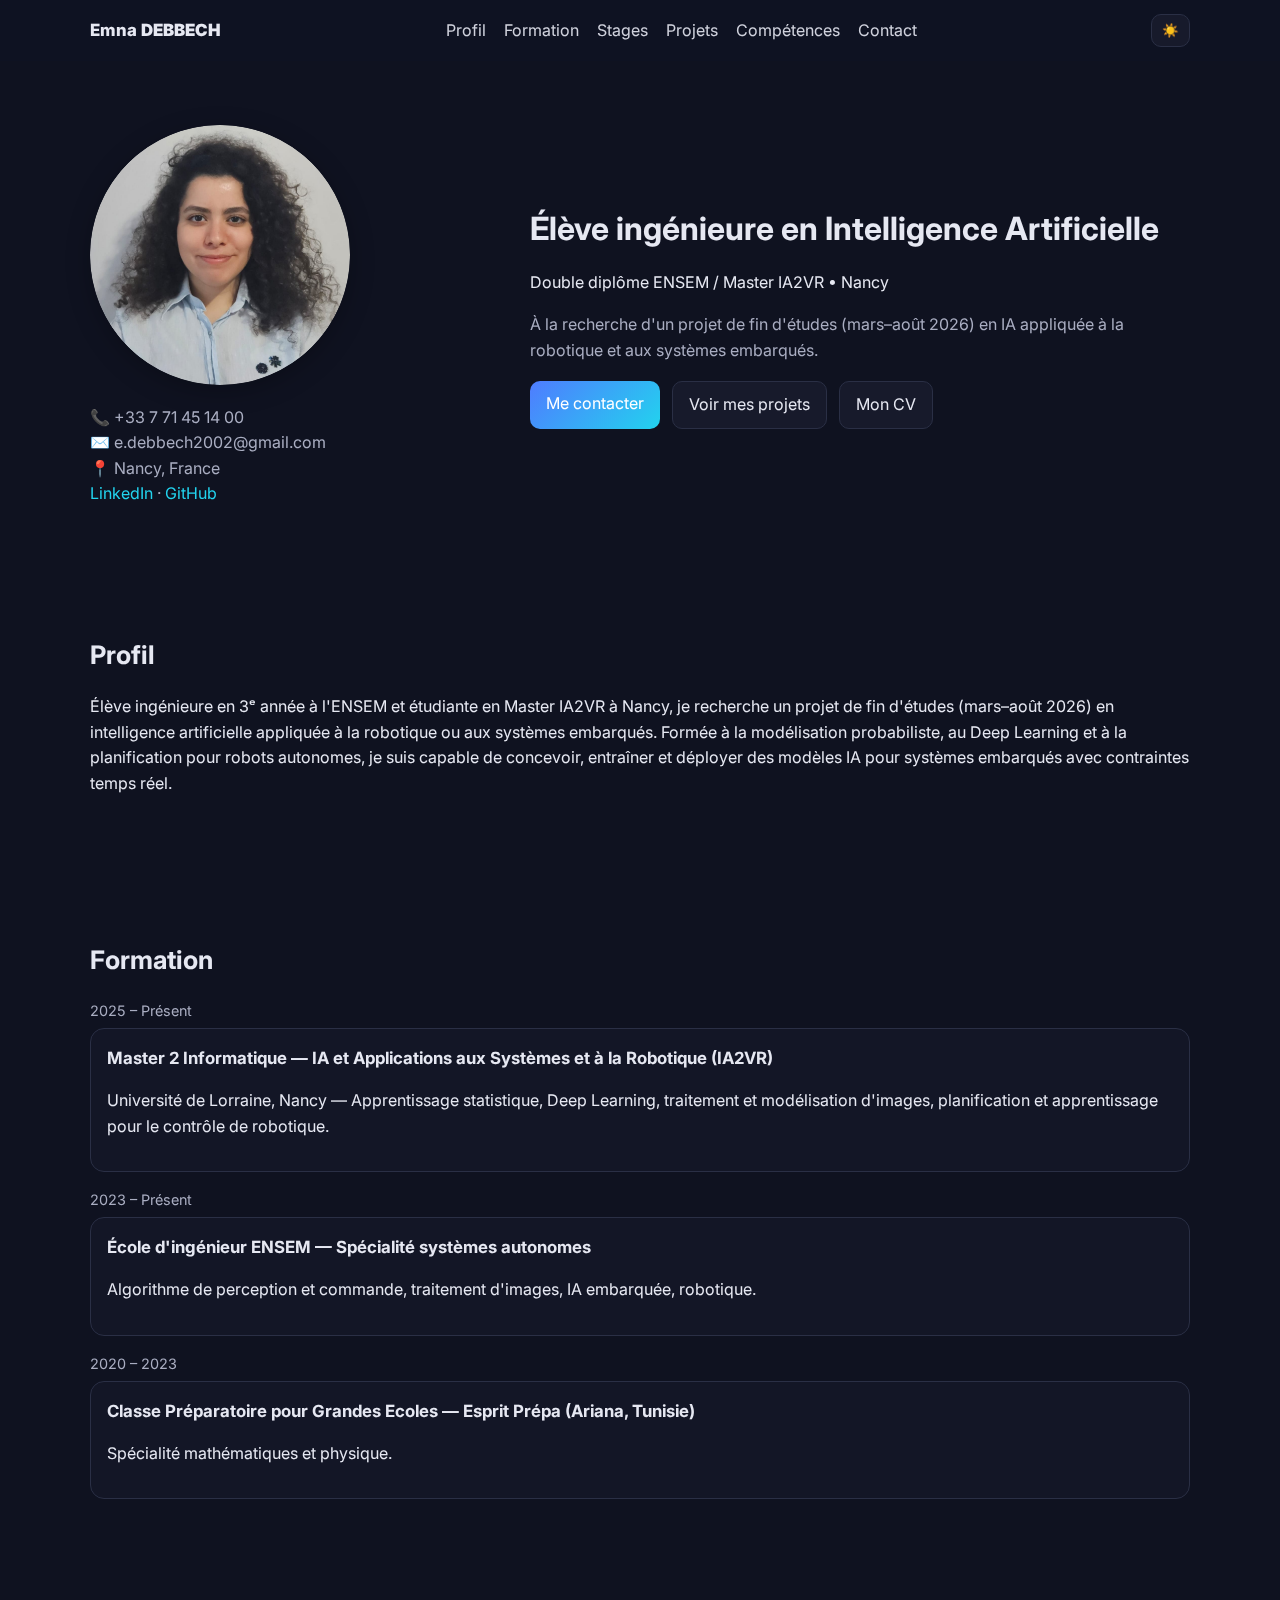
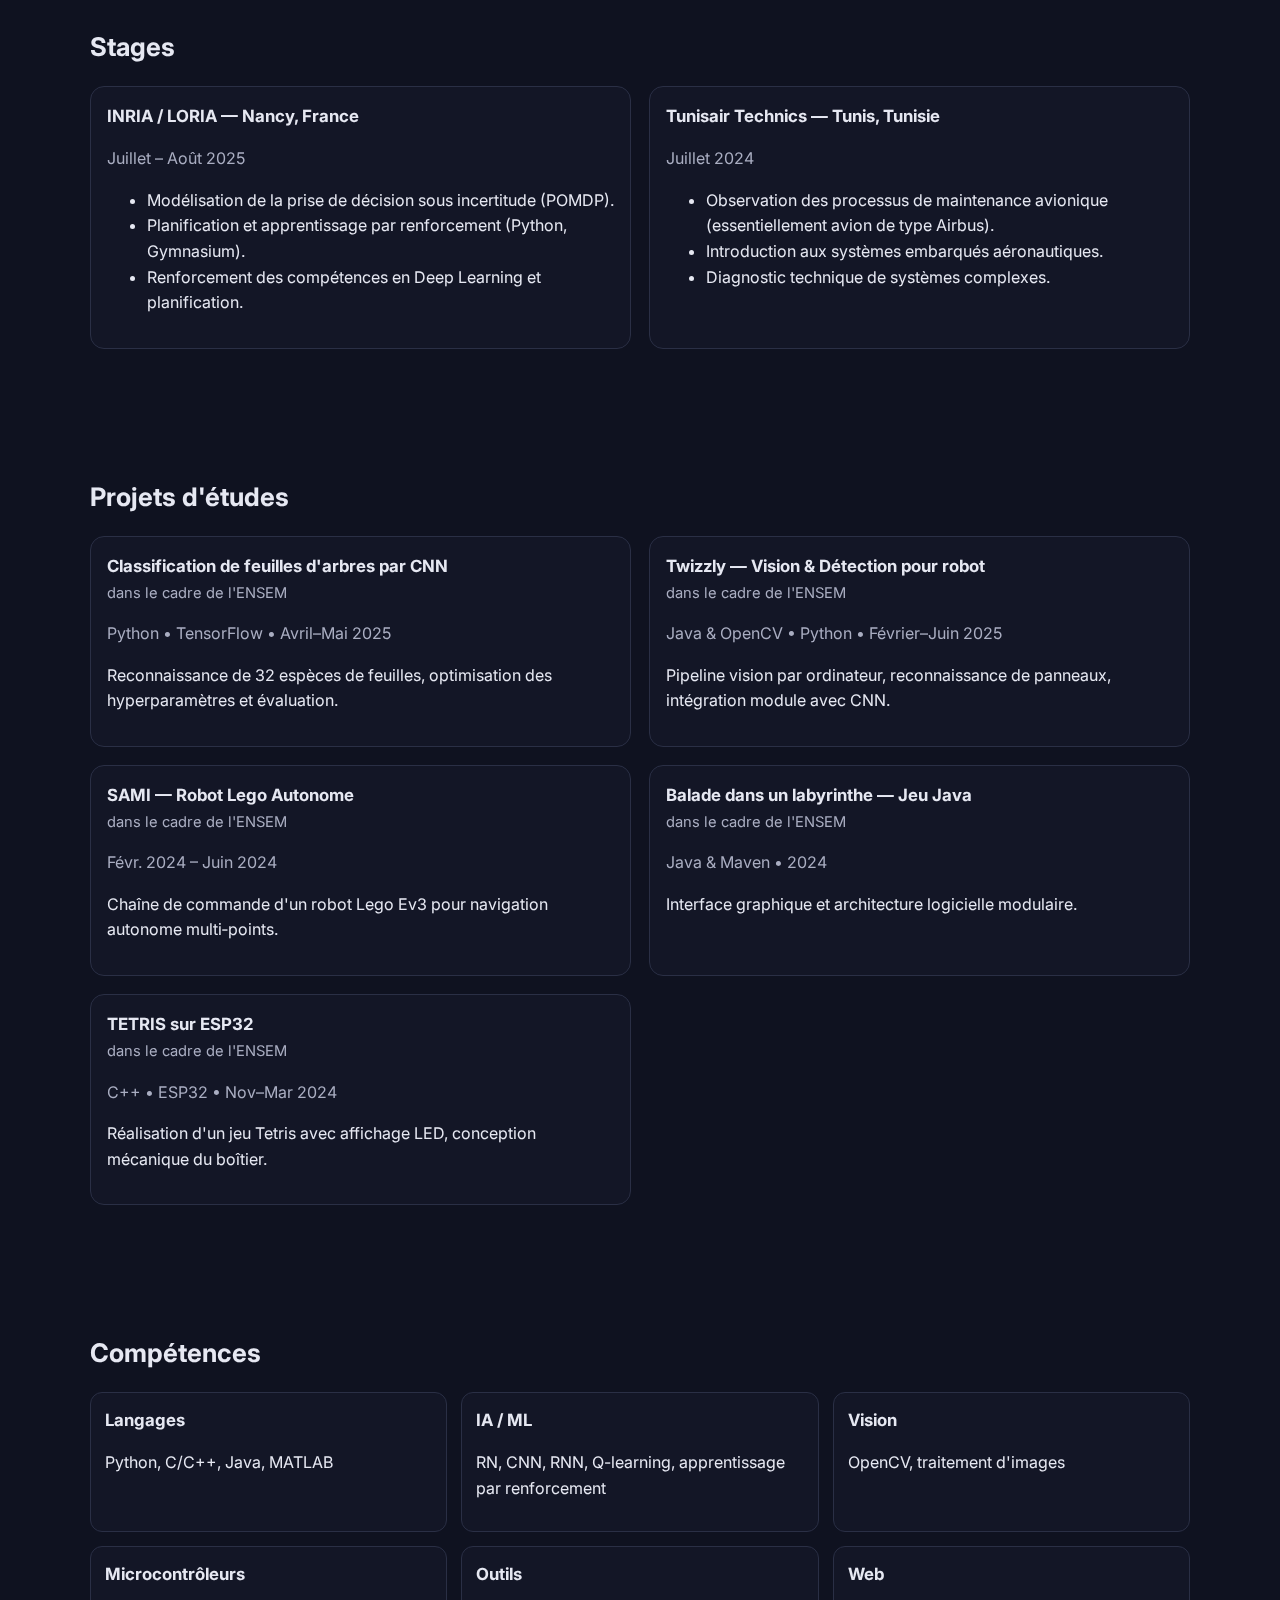
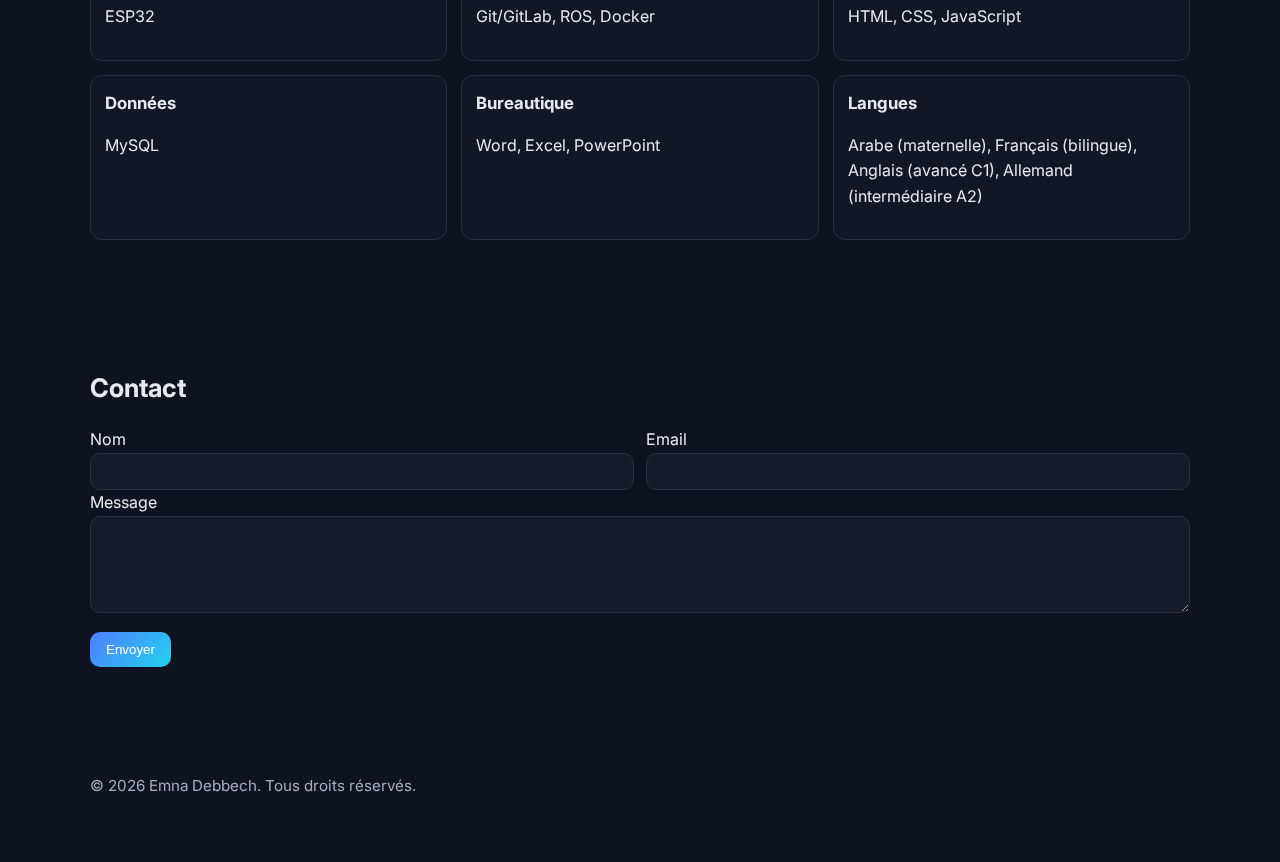
<file: index.html>
<!DOCTYPE html>
<html lang="fr">
<head>
  <meta charset="UTF-8">
  <meta name="viewport" content="width=device-width, initial-scale=1.0">
  <title>Emna Debbech • Portfolio</title>
  <link rel="preconnect" href="https://fonts.googleapis.com">
  <link rel="preconnect" href="https://fonts.gstatic.com" crossorigin>
  <link href="https://fonts.googleapis.com/css2?family=Inter:wght@300;400;600;800&display=swap" rel="stylesheet">
  <link rel="stylesheet" href="assets/css/styles.css">
</head>
<body>
  <header class="site-header">
    <nav class="nav container">
      <a class="brand" href="#top">Emna <strong>DEBBECH</strong></a>
      <button class="nav-toggle" aria-label="Menu">☰</button>
      <ul class="nav-links">
        <li><a href="#profil">Profil</a></li>
        <li><a href="#formation">Formation</a></li>
        <li><a href="#stage">Stages</a></li>
        <li><a href="#projets">Projets</a></li>
        <li><a href="#competences">Compétences</a></li>
        <li><a href="#contact">Contact</a></li>
      </ul>
      <button id="themeToggle" class="theme-toggle" aria-label="Basculer le thème">🌙</button>
    </nav>
  </header>

  <main id="top">
    <section class="hero container">
      <div class="hero-text">
        <h1>Élève ingénieure en Intelligence Artificielle</h1>
        <p>Double diplôme ENSEM / Master IA2VR • Nancy</p>
        <p class="sub">À la recherche d'un projet de fin d'études (mars–août 2026) en IA appliquée à la robotique et aux systèmes embarqués.</p>
        <div class="hero-actions">
          <a class="btn primary" href="#contact">Me contacter</a>
          <a class="btn" href="#projets">Voir mes projets</a>
          <a id="cvLink" class="btn" href="assets/pdf/cv_portfolio.pdf" target="_blank" rel="noreferrer">Mon CV</a>
        </div>
      </div>
      <div class="hero-aside">
        <img class="avatar" src="assets/img/photo_portefolio.png" alt="Photo d'Emna Debbech" onerror="this.style.display='none'">
        <ul class="contact-list">
          <li>📞 +33 7 71 45 14 00</li>
          <li>✉️ e.debbech2002@gmail.com</li>
          <li>📍 Nancy, France</li>
          <li>
            <a href="https://www.linkedin.com/in/emnadebbech" target="_blank" rel="noreferrer">LinkedIn</a>
            ·
            <a href="https://github.com/deb18e" target="_blank" rel="noreferrer">GitHub</a>
          </li>
        </ul>
      </div>
    </section>

    <section id="profil" class="section container">
      <h2>Profil</h2>
      <p>Élève ingénieure en 3ᵉ année à l'ENSEM et étudiante en Master IA2VR à Nancy, je recherche un projet de fin d'études (mars–août 2026) en intelligence artificielle appliquée à la robotique ou aux systèmes embarqués. Formée à la modélisation probabiliste, au Deep Learning et à la planification pour robots autonomes, je suis capable de concevoir, entraîner et déployer des modèles IA pour systèmes embarqués avec contraintes temps réel.</p>
    </section>

    <section id="formation" class="section container">
      <h2>Formation</h2>
      <ul class="timeline">
        <li>
          <div class="time">2025 – Présent</div>
          <div class="card">
            <h3>Master 2 Informatique — IA et Applications aux Systèmes et à la Robotique (IA2VR)</h3>
            <p>Université de Lorraine, Nancy — Apprentissage statistique, Deep Learning, traitement et modélisation d'images, planification et apprentissage pour le contrôle de robotique.</p>
          </div>
        </li>
        <li>
          <div class="time">2023 – Présent</div>
          <div class="card">
            <h3>École d'ingénieur ENSEM — Spécialité systèmes autonomes</h3>
            <p>Algorithme de perception et commande, traitement d'images, IA embarquée, robotique.</p>
          </div>
        </li>
        <li>
          <div class="time">2020 – 2023</div>
          <div class="card">
            <h3>Classe Préparatoire pour Grandes Ecoles — Esprit Prépa (Ariana, Tunisie)</h3>
            <p>Spécialité mathématiques et physique.</p>
          </div>
        </li>
      </ul>
    </section>

    <section id="stage" class="section container">
      <h2>Stages</h2>
      <div class="grid">
        <article class="card">
          <h3>INRIA / LORIA — Nancy, France</h3>
          <p class="muted">Juillet – Août 2025</p>
          <ul>
            <li>Modélisation de la prise de décision sous incertitude (POMDP).</li>
            <li>Planification et apprentissage par renforcement (Python, Gymnasium).</li>
            <li>Renforcement des compétences en Deep Learning et planification.</li>
          </ul>
        </article>
        <article class="card">
          <h3>Tunisair Technics — Tunis, Tunisie</h3>
          <p class="muted">Juillet 2024</p>
          <ul>
            <li>Observation des processus de maintenance avionique (essentiellement avion de type Airbus).</li>
            <li>Introduction aux systèmes embarqués aéronautiques.</li>
            <li>Diagnostic technique de systèmes complexes.</li>
          </ul>
        </article>
      </div>
    </section>

    <section id="projets" class="section container">
      <h2>Projets d'études</h2>
      <div class="grid">
        <article class="card" data-project="leaves">
          <h3>Classification de feuilles d'arbres par CNN</h3>
          <p class="subtitle">dans le cadre de l'ENSEM</p>
          <p class="muted">Python • TensorFlow • Avril–Mai 2025</p>
          <p>Reconnaissance de 32 espèces de feuilles, optimisation des hyperparamètres et évaluation.</p>
        </article>
        <article class="card" data-project="twizzy">
          <h3>Twizzly — Vision & Détection pour robot</h3>
          <p class="subtitle">dans le cadre de l'ENSEM</p>
          <p class="muted">Java & OpenCV • Python • Février–Juin 2025</p>
          <p>Pipeline vision par ordinateur, reconnaissance de panneaux, intégration module avec CNN.</p>
        </article>
        <article class="card" data-project="sami">
          <h3>SAMI — Robot Lego Autonome</h3>
          <p class="subtitle">dans le cadre de l'ENSEM</p>
          <p class="muted">Févr. 2024 – Juin 2024</p>
          <p>Chaîne de commande d'un robot Lego Ev3 pour navigation autonome multi‑points.</p>
        </article>
        <article class="card" data-project="labyrinthe">
          <h3>Balade dans un labyrinthe — Jeu Java</h3>
          <p class="subtitle">dans le cadre de l'ENSEM</p>
          <p class="muted">Java & Maven • 2024</p>
          <p>Interface graphique et architecture logicielle modulaire.</p>
        </article>
        <article class="card" data-project="tetris">
          <h3>TETRIS sur ESP32</h3>
          <p class="subtitle">dans le cadre de l'ENSEM</p>
          <p class="muted">C++ • ESP32 • Nov–Mar 2024</p>
          <p>Réalisation d'un jeu Tetris avec affichage LED, conception mécanique du boîtier.</p>
        </article>
      </div>
    </section>

    <section id="competences" class="section container">
      <h2>Compétences</h2>
      <div class="skills">
        <div>
          <h3>Langages</h3>
          <p>Python, C/C++, Java, MATLAB</p>
        </div>
        <div>
          <h3>IA / ML</h3>
          <p>RN, CNN, RNN, Q-learning, apprentissage par renforcement</p>
        </div>
        <div>
          <h3>Vision</h3>
          <p>OpenCV, traitement d'images</p>
        </div>
        <div>
          <h3>Microcontrôleurs</h3>
          <p>ESP32</p>
        </div>
        <div>
          <h3>Outils</h3>
          <p>Git/GitLab, ROS, Docker</p>
        </div>
        <div>
          <h3>Web</h3>
          <p>HTML, CSS, JavaScript</p>
        </div>
        <div>
          <h3>Données</h3>
          <p>MySQL</p>
        </div>
        <div>
          <h3>Bureautique</h3>
          <p>Word, Excel, PowerPoint</p>
        </div>
        <div>
          <h3>Langues</h3>
          <p>Arabe (maternelle), Français (bilingue), Anglais (avancé C1), Allemand (intermédiaire A2)</p>
        </div>
      </div>
    </section>

    <section id="contact" class="section container">
      <h2>Contact</h2>
      <form class="contact-form" name="contact" netlify>
        <div class="row">
          <label>Nom
            <input type="text" name="name" required>
          </label>
          <label>Email
            <input type="email" name="email" required>
          </label>
        </div>
        <label>Message
          <textarea name="message" rows="5" required></textarea>
        </label>
        <div class="form-actions">
          <button type="submit" class="btn primary">Envoyer</button>
        </div>
      </form>
    </section>
  </main>

  <!-- Modal projet -->
  <div id="projectModal" class="modal" aria-hidden="true" role="dialog" aria-modal="true">
    <div class="modal__backdrop" data-close></div>
    <div class="modal__dialog" role="document">
      <button class="modal__close" aria-label="Fermer" data-close>×</button>
      <div class="modal__header">
        <h3 id="modalTitle">Détails du projet</h3>
        <p id="modalSubtitle" class="subtitle">dans le cadre de l'ENSEM</p>
      </div>
      <div id="modalBody" class="modal__body"></div>
      <div class="modal__footer">
        <a id="modalPdf" class="btn primary" href="#" target="_blank" rel="noreferrer">Ouvrir le PDF</a>
        <button class="btn primary" data-close>Fermer</button>
      </div>
    </div>
  </div>

  <footer class="site-footer container">
    <p>© <span id="year"></span> Emna Debbech. Tous droits réservés.</p>
  </footer>

  <script src="assets/js/main.js"></script>
</body>
</html>
</file>
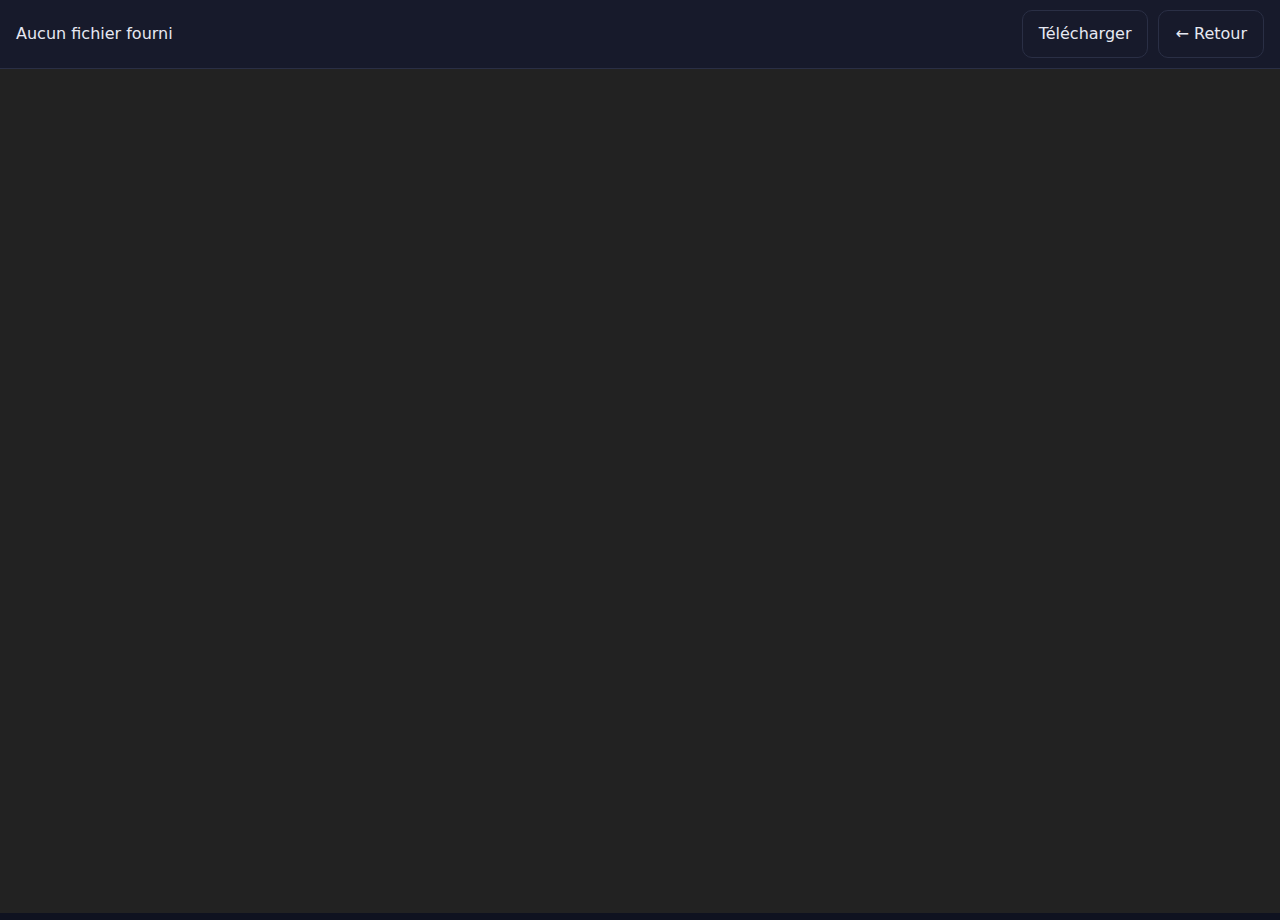
<file: viewer.html>
<!DOCTYPE html>
<html lang="fr">
<head>
  <meta charset="UTF-8">
  <meta name="viewport" content="width=device-width, initial-scale=1.0">
  <title>Visionneuse PDF</title>
  <link rel="stylesheet" href="assets/css/styles.css">
  <style>
    body { margin: 0; }
    .viewer-header { display: flex; align-items: center; justify-content: space-between; padding: 10px 16px; background: var(--bg-elev); border-bottom: 1px solid var(--border); }
    .viewer-actions { display: flex; gap: 10px; }
    .frame { width: 100%; height: calc(100vh - 56px); border: 0; background: #222; }
  </style>
  <script>
    function getParam(name) {
      const params = new URLSearchParams(window.location.search);
      return params.get(name);
    }
    window.addEventListener('DOMContentLoaded', () => {
      const file = getParam('file');
      const frame = document.getElementById('frame');
      const dl = document.getElementById('download');
      if (!file) {
        document.getElementById('title').textContent = 'Aucun fichier fourni';
        return;
      }
      const url = decodeURIComponent(file);
      frame.src = url;
      dl.href = url;
      // probe existence
      fetch(url, { method: 'HEAD' }).then(r => {
        if (!r.ok) throw new Error();
      }).catch(() => {
        document.getElementById('fallback').style.display = 'block';
      });
    });
  </script>
</head>
<body>
  <div class="viewer-header">
    <div id="title">Visionneuse PDF</div>
    <div class="viewer-actions">
      <a id="download" class="btn" href="#" download>Télécharger</a>
      <a class="btn" href="./">← Retour</a>
    </div>
  </div>
  <iframe id="frame" class="frame"></iframe>
  <div id="fallback" class="container" style="display:none; padding: 16px;">
    <p class="muted">Impossible d'afficher le PDF. <a id="download" href="#">Téléchargez le fichier.</a></p>
  </div>
</body>
</html>
</file>
<file: assets/css/styles.css>
:root {
  --bg: #0f1220;
  --bg-elev: #171a2b;
  --text: #e6e8f2;
  --muted: #a9adc1;
  --primary: #4f7cff;
  --accent: #22d3ee;
  --card: #131626;
  --border: #2a2f45;
}

/* Light theme */
.light {
  --bg: #ffffff;
  --bg-elev: #f7f7fb;
  --text: #0f1220;
  --muted: #4b4f66;
  --primary: #335dff;
  --accent: #0ea5e9;
  --card: #ffffff;
  --border: #e6e8f2;
}

* { box-sizing: border-box; }
html, body { height: 100%; }
body {
  margin: 0;
  font-family: 'Inter', system-ui, -apple-system, Segoe UI, Roboto, Arial, sans-serif;
  background: var(--bg);
  color: var(--text);
  line-height: 1.6;
}

.container { width: min(1100px, 92%); margin: 0 auto; }
.section { padding: 64px 0; }

.site-header {
  position: sticky; top: 0; z-index: 50;
  background: rgba(15,18,32,0.7);
  backdrop-filter: saturate(180%) blur(12px);
}
.light .site-header { background: rgba(255,255,255,0.7); }

.nav { display: flex; align-items: center; justify-content: space-between; padding: 14px 0; }
.brand { color: var(--text); text-decoration: none; font-weight: 800; font-size: 1.05rem; }
.nav-links { list-style: none; display: flex; gap: 18px; margin: 0; padding: 0; }
.nav-links a { color: var(--text); text-decoration: none; opacity: .9; }
.nav-links a:hover { color: var(--accent); }
.nav-toggle { display: none; background: transparent; border: 0; color: var(--text); font-size: 20px; }
.theme-toggle { margin-left: 10px; background: var(--bg-elev); color: var(--text); border: 1px solid var(--border); border-radius: 10px; padding: 8px 10px; cursor: pointer; }

.hero { display: grid; grid-template-columns: 1fr 1.6fr; gap: 28px; align-items: center; padding: 64px 0; }
.hero h1 { margin: 0 0 8px; font-size: clamp(1.6rem, 2.5vw, 2.2rem); }
.hero .sub { color: var(--muted); }
.hero-actions { margin-top: 18px; display: flex; gap: 12px; }
.btn { display: inline-block; padding: 10px 16px; border-radius: 10px; border: 1px solid var(--border); color: var(--text); text-decoration: none; background: var(--bg-elev); }
.btn.primary { background: linear-gradient(135deg, var(--primary), var(--accent)); border: 0; color: white; }

.avatar { width: 260px; height: 260px; border-radius: 50%; object-fit: cover; border: none; box-shadow: 0 6px 24px rgba(0,0,0,.25); }
.hero-aside { justify-self: start; text-align: left; order: -1; }
.contact-list { list-style: none; padding: 12px 0 0; margin: 0; color: var(--muted); }
.contact-list a { color: var(--accent); text-decoration: none; }

h2 { font-size: 1.6rem; margin: 0 0 18px; }
h3 { font-size: 1.05rem; margin: 0 0 8px; }
.muted { color: var(--muted); }
.subtitle { margin: -6px 0 8px; color: var(--muted); font-size: .92rem; }

.timeline { list-style: none; padding: 0; margin: 0; display: grid; gap: 16px; }
.timeline .time { color: var(--muted); font-size: .9rem; margin-bottom: 6px; }

.grid { display: grid; grid-template-columns: repeat(2, 1fr); gap: 18px; }
.card { background: var(--card); border: 1px solid var(--border); border-radius: 14px; padding: 16px; }

.skills { display: grid; grid-template-columns: repeat(3, 1fr); gap: 14px; }
.skills > div { background: var(--card); border: 1px solid var(--border); border-radius: 12px; padding: 14px; }

.contact-form .row { display: grid; grid-template-columns: 1fr 1fr; gap: 12px; }
input, textarea { width: 100%; padding: 10px 12px; border-radius: 10px; border: 1px solid var(--border); background: var(--bg-elev); color: var(--text); }
.form-actions { margin-top: 12px; }

.site-footer { padding: 28px 0 48px; color: var(--muted); font-size: .95rem; }

/* Modal */
.modal { position: fixed; inset: 0; display: none; }
.modal.open { display: block; }
.modal__backdrop { position: absolute; inset: 0; background: rgba(0,0,0,.5); backdrop-filter: blur(2px); }
.modal__dialog { position: relative; z-index: 10; width: min(860px, 92%); margin: 8vh auto; background: var(--card); border: 1px solid var(--border); border-radius: 16px; padding: 18px; }
.modal__header { border-bottom: 1px solid var(--border); padding-bottom: 10px; margin-bottom: 10px; }
.modal__body { display: grid; gap: 10px; }
.modal__footer { display: flex; gap: 10px; justify-content: flex-end; margin-top: 12px; }
.modal__close { position: absolute; top: 10px; right: 10px; border: 0; background: transparent; color: var(--text); font-size: 22px; cursor: pointer; }

@media (max-width: 900px) {
  .hero { grid-template-columns: 1fr; }
  .hero-aside { justify-self: start; display: flex; align-items: center; gap: 16px; order: 0; }
  .avatar { width: 200px; height: 200px; }
}

@media (max-width: 720px) {
  .grid { grid-template-columns: 1fr; }
  .skills { grid-template-columns: 1fr 1fr; }
  .contact-form .row { grid-template-columns: 1fr; }
  .nav-toggle { display: inline-block; }
  .nav-links { position: absolute; right: 4%; top: 56px; background: var(--bg-elev); border: 1px solid var(--border); border-radius: 12px; padding: 10px; display: none; flex-direction: column; }
  .nav-links.open { display: flex; }
}
</file>
